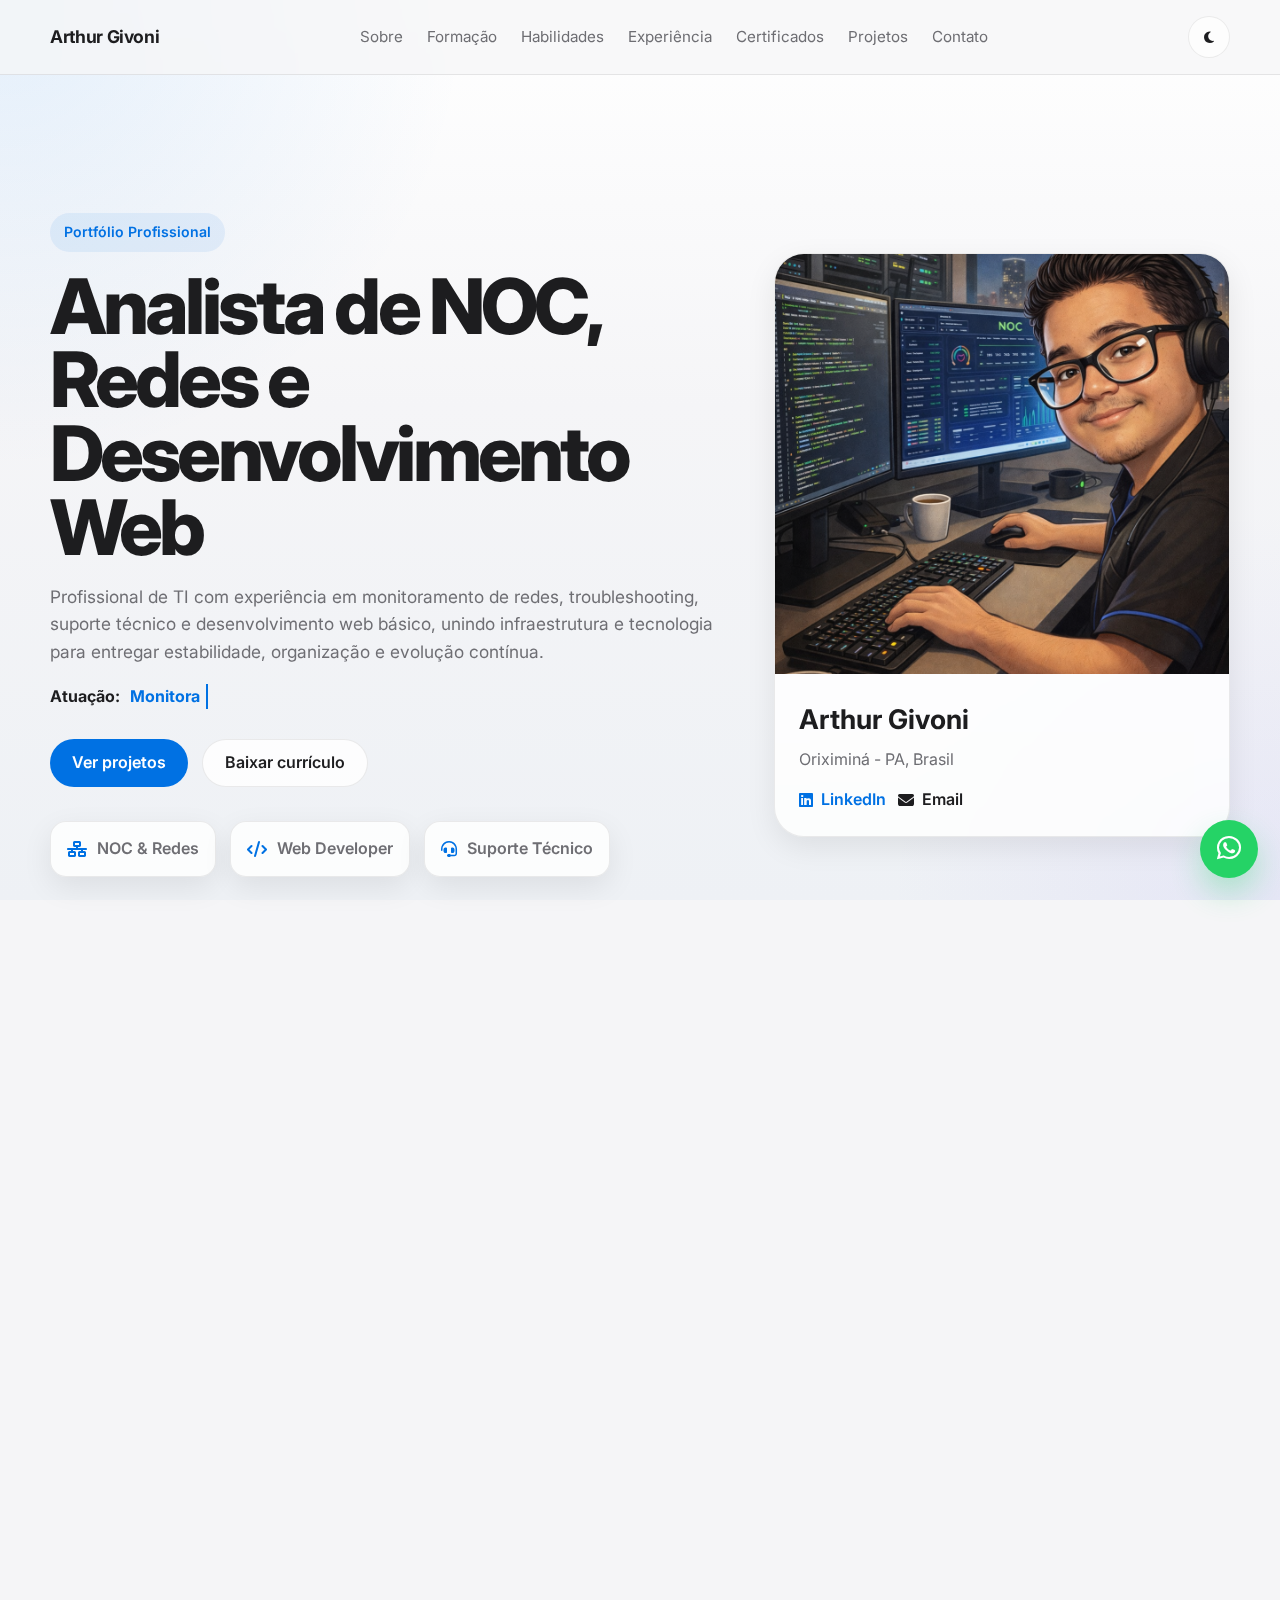
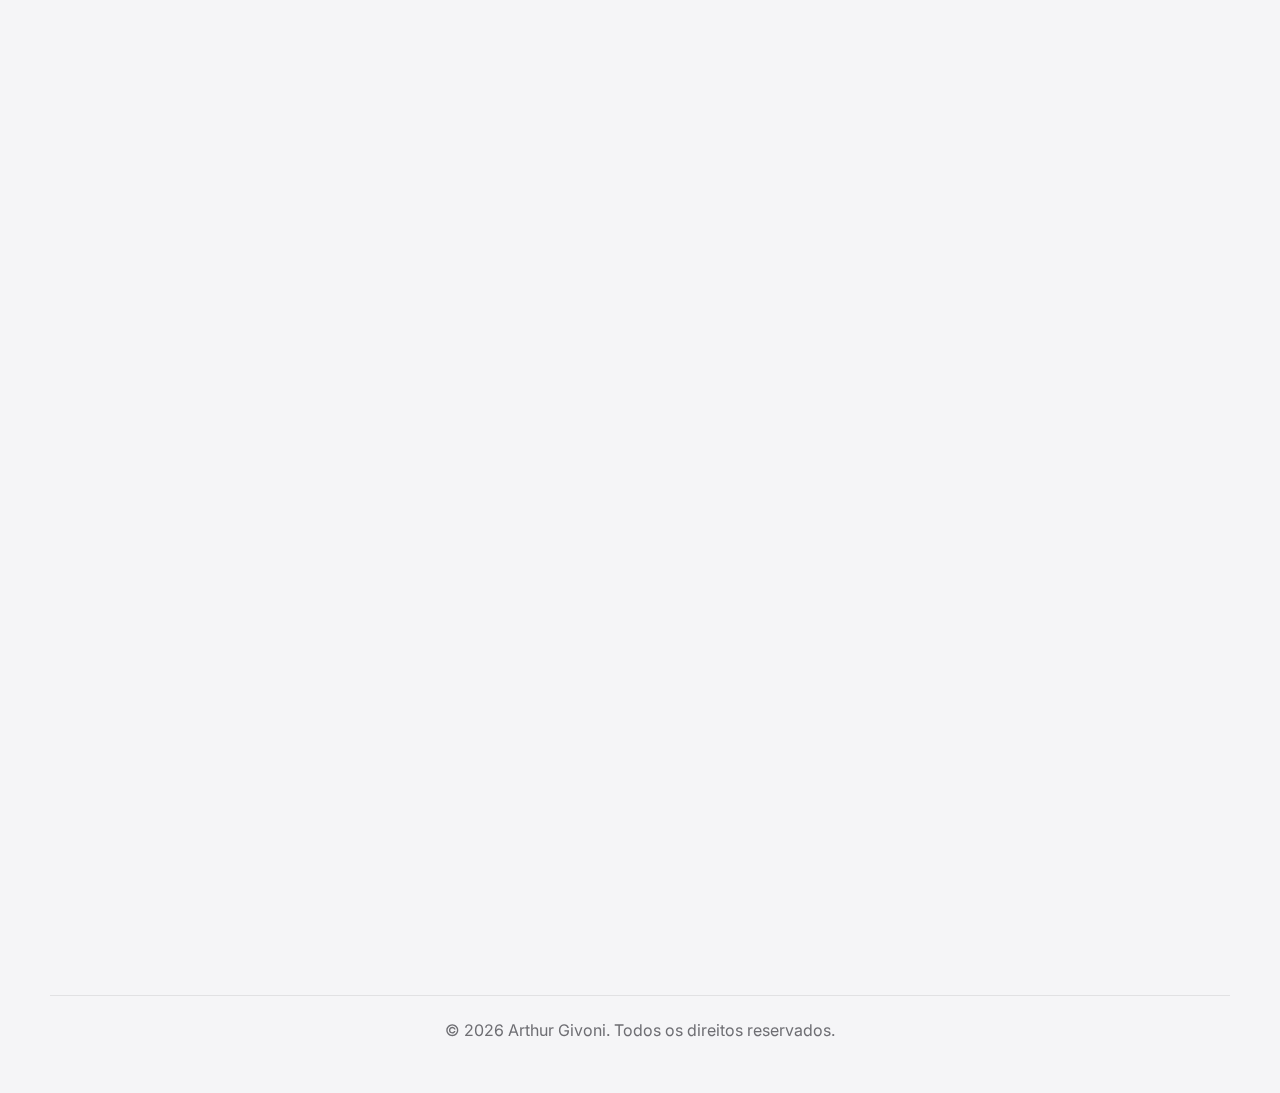
<file: index.html>
<!DOCTYPE html>
<html lang="pt-BR">
<head>
  <meta charset="UTF-8" />
  <meta name="viewport" content="width=device-width, initial-scale=1.0" />
  <title>Arthur Givoni | Portfólio</title>
  <meta
    name="description"
    content="Portfólio profissional de Arthur Givoni - Analista de NOC, Redes e Desenvolvimento Web."
  />
  <link rel="preconnect" href="https://fonts.googleapis.com" />
  <link rel="preconnect" href="https://fonts.gstatic.com" crossorigin />
  <link
    href="https://fonts.googleapis.com/css2?family=Inter:wght@400;500;600;700;800&display=swap"
    rel="stylesheet"
  />
  <link
    rel="stylesheet"
    href="https://cdnjs.cloudflare.com/ajax/libs/font-awesome/6.5.2/css/all.min.css"
  />
  <link rel="stylesheet" href="style.css" />
</head>
<body>
  <div class="bg-gradient"></div>

  <header class="header" id="header">
    <div class="container nav-wrap">
      <a href="#inicio" class="brand">Arthur Givoni</a>

      <nav class="nav" id="nav">
        <a href="#sobre">Sobre</a>
        <a href="#formacao">Formação</a>
        <a href="#habilidades">Habilidades</a>
        <a href="#experiencia">Experiência</a>
        <a href="#certificados">Certificados</a>
        <a href="#projetos">Projetos</a>
        <a href="#contato">Contato</a>
      </nav>

      <div class="nav-actions">
        <button class="theme-btn" id="themeBtn" aria-label="Alternar tema">
          <i class="fa-solid fa-moon"></i>
        </button>

        <button class="menu-btn" id="menuBtn" aria-label="Abrir menu">
          <i class="fa-solid fa-bars"></i>
        </button>
      </div>
    </div>
  </header>

  <main>
    <section class="hero" id="inicio">
      <div class="container hero-grid reveal">
        <div class="hero-text-side">
          <span class="section-tag">Portfólio Profissional</span>
          <h1>Analista de NOC, Redes e Desenvolvimento Web</h1>

          <p class="hero-description">
            Profissional de TI com experiência em monitoramento de redes,
            troubleshooting, suporte técnico e desenvolvimento web básico,
            unindo infraestrutura e tecnologia para entregar estabilidade,
            organização e evolução contínua.
          </p>

          <div class="typing-wrap">
            <span class="typing-label">Atuação:</span>
            <span id="typingText" class="typing-text"></span>
          </div>

          <div class="hero-buttons">
            <a href="#projetos" class="btn btn-primary">Ver projetos</a>
            <a href="curriculo.pdf" class="btn btn-secondary" download>
              Baixar currículo
            </a>
          </div>

          <div class="hero-info">
            <div class="info-box">
              <i class="fa-solid fa-network-wired"></i>
              <span>NOC & Redes</span>
            </div>
            <div class="info-box">
              <i class="fa-solid fa-code"></i>
              <span>Web Developer</span>
            </div>
            <div class="info-box">
              <i class="fa-solid fa-headset"></i>
              <span>Suporte Técnico</span>
            </div>
          </div>
        </div>

        <div class="hero-image-side">
          <div class="profile-card glow-card">
            <img src="estudarr.png" alt="Foto de Arthur Givoni" class="profile-image" />
            <div class="profile-content">
              <h2>Arthur Givoni</h2>
              <p>Oriximiná - PA, Brasil</p>

              <div class="profile-actions">
                <a
                  href="https://www.linkedin.com/in/arthur-givoni-marinho-737392397"
                  target="_blank"
                  rel="noopener noreferrer"
                  class="profile-link"
                >
                  <i class="fa-brands fa-linkedin"></i> LinkedIn
                </a>

                <a href="mailto:arthurgivoni0@gmail.com" class="profile-link secondary-link">
                  <i class="fa-solid fa-envelope"></i> Email
                </a>
              </div>
            </div>
          </div>
        </div>
      </div>
    </section>

    <section class="section reveal" id="sobre">
      <div class="container narrow">
        <span class="section-tag">Sobre</span>
        <h2>Perfil profissional</h2>
        <p>
          Sou um profissional de Tecnologia da Informação com experiência em
          monitoramento de links, análise de falhas de conectividade, suporte a
          usuários e configuração de equipamentos em ambiente de provedor de internet.
        </p>
        <p>
          Tenho perfil proativo, organizado e focado em resolução de problemas,
          com interesse em crescimento na área de NOC, infraestrutura e desenvolvimento web.
        </p>
      </div>
    </section>

    <section class="section reveal" id="formacao">
      <div class="container">
        <span class="section-tag">Formação Acadêmica</span>
        <h2>Base técnica e evolução constante</h2>

        <div class="grid two">
          <article class="card glow-card">
            <div class="card-icon">
              <i class="fa-solid fa-graduation-cap"></i>
            </div>
            <h3>Técnico em Redes de Computadores</h3>
            <p class="card-subtitle">EETEPA • Conclusão em 2024</p>
            <p>
              Formação com foco em infraestrutura de redes, configuração de
              equipamentos e fundamentos de conectividade.
            </p>
          </article>

          <article class="card glow-card">
            <div class="card-icon">
              <i class="fa-solid fa-laptop-code"></i>
            </div>
            <h3>Bacharelado em Engenharia de Software</h3>
            <p class="card-subtitle">Cursando • 1º semestre</p>
            <p>
              Formação voltada para desenvolvimento de sistemas, lógica de
              programação e fundamentos de engenharia de software.
            </p>
          </article>
        </div>
      </div>
    </section>

    <section class="section reveal" id="habilidades">
      <div class="container">
        <span class="section-tag">Habilidades</span>
        <h2>Competências principais</h2>

        <div class="skills-tabs">
          <button class="tab-btn active" data-tab="tecnicas">Técnicas</button>
          <button class="tab-btn" data-tab="suporte">Suporte</button>
          <button class="tab-btn" data-tab="dev">Desenvolvimento</button>
        </div>

        <div class="skills-panel active" id="tecnicas">
          <div class="skills-list">
            <div class="skill-item">
              <div class="skill-head">
                <span>Monitoramento e operação de redes (NOC)</span>
                <span>90%</span>
              </div>
              <div class="skill-bar"><span data-width="90%"></span></div>
            </div>

            <div class="skill-item">
              <div class="skill-head">
                <span>Análise e resolução de incidentes</span>
                <span>88%</span>
              </div>
              <div class="skill-bar"><span data-width="88%"></span></div>
            </div>

            <div class="skill-item">
              <div class="skill-head">
                <span>Configuração de roteadores e ONTs</span>
                <span>85%</span>
              </div>
              <div class="skill-bar"><span data-width="85%"></span></div>
            </div>
          </div>
        </div>

        <div class="skills-panel" id="suporte">
          <div class="skills-list">
            <div class="skill-item">
              <div class="skill-head">
                <span>Suporte técnico remoto e presencial</span>
                <span>87%</span>
              </div>
              <div class="skill-bar"><span data-width="87%"></span></div>
            </div>

            <div class="skill-item">
              <div class="skill-head">
                <span>Gestão e acompanhamento de chamados</span>
                <span>82%</span>
              </div>
              <div class="skill-bar"><span data-width="82%"></span></div>
            </div>
          </div>
        </div>

        <div class="skills-panel" id="dev">
          <div class="skills-list">
            <div class="skill-item">
              <div class="skill-head">
                <span>HTML, CSS e JavaScript</span>
                <span>72%</span>
              </div>
              <div class="skill-bar"><span data-width="72%"></span></div>
            </div>

            <div class="skill-item">
              <div class="skill-head">
                <span>Lógica de programação</span>
                <span>75%</span>
              </div>
              <div class="skill-bar"><span data-width="75%"></span></div>
            </div>
          </div>
        </div>
      </div>
    </section>

    <section class="section reveal" id="experiencia">
      <div class="container">
        <span class="section-tag">Experiência Profissional</span>
        <h2>Atuação real na área de TI</h2>

        <div class="timeline">
          <article class="timeline-item featured-timeline">
            <div class="timeline-dot"></div>
            <div class="timeline-card glow-card">
              <div class="timeline-top">
                <p class="timeline-date">08/2025 — Atual</p>
                <span class="current-badge">Atual</span>
              </div>

              <h3>Analista de NOC (Júnior)</h3>
              <p class="card-subtitle">Orixinet</p>

              <p>
                Atuação no monitoramento proativo de redes e infraestrutura,
                diagnóstico de falhas e suporte técnico a usuários, contribuindo
                para a estabilidade e disponibilidade dos serviços.
              </p>

              <ul class="timeline-list">
                <li>Monitoramento proativo de redes e infraestrutura</li>
                <li>Diagnóstico e troubleshooting de falhas de conectividade</li>
                <li>Atendimento e suporte técnico a usuários</li>
                <li>Gestão e acompanhamento de chamados técnicos</li>
                <li>Configuração e suporte a roteadores e ONTs</li>
                <li>Apoio na estabilidade e desempenho dos serviços</li>
              </ul>
            </div>
          </article>
        </div>
      </div>
    </section>

    <section class="section reveal" id="certificados">
      <div class="container">
        <span class="section-tag">Certificados</span>
        <h2>Cursos e estudos complementares</h2>

        <div class="grid three">
          <article class="card glow-card">
            <div class="card-icon">
              <i class="fa-solid fa-certificate"></i>
            </div>
            <h3>Redes de Computadores</h3>
            <p class="card-subtitle">Curso complementar</p>
            <p>
              Estudos voltados para fundamentos de redes, conectividade e operação
              de infraestrutura.
            </p>
          </article>

          <article class="card glow-card">
            <div class="card-icon">
              <i class="fa-solid fa-screwdriver-wrench"></i>
            </div>
            <h3>Suporte Técnico</h3>
            <p class="card-subtitle">Curso complementar</p>
            <p>
              Capacitação em atendimento a usuários, resolução de problemas e
              práticas de suporte técnico.
            </p>
          </article>

          <article class="card glow-card">
            <div class="card-icon">
              <i class="fa-solid fa-globe"></i>
            </div>
            <h3>Desenvolvimento Web</h3>
            <p class="card-subtitle">Estudos em HTML, CSS e JavaScript</p>
            <p>
              Aprimoramento em estruturação de páginas, estilização e interações
              para projetos web.
            </p>
          </article>
        </div>
      </div>
    </section>

    <section class="section reveal" id="projetos">
      <div class="container">
        <div class="section-header">
          <div>
            <span class="section-tag">Projetos</span>
            <h2>Projetos e áreas de atuação</h2>
          </div>
          <p class="section-header-text">
            Trabalhos organizados para mostrar minhas competências em web, sistemas e infraestrutura.
          </p>
        </div>

        <div class="grid three">
          <article class="card project-card no-image-card glow-card">
            <div class="project-content only-text">
              <span class="project-badge">Web</span>
              <h3>Website Institucional</h3>
              <p>
                Desenvolvimento de site moderno e responsivo com foco em estrutura
                visual, navegação intuitiva e apresentação profissional.
              </p>
              <small>HTML • CSS • JavaScript</small>
            </div>
          </article>

          <article class="card project-card no-image-card glow-card">
            <div class="project-content only-text">
              <span class="project-badge">Sistema</span>
              <h3>Sistema de Login</h3>
              <p>
                Projeto com autenticação e área administrativa, voltado à prática
                de lógica de programação e organização de interface.
              </p>
              <small>HTML • CSS • JavaScript</small>
            </div>
          </article>

          <article class="card project-card no-image-card glow-card">
            <div class="project-content only-text">
              <span class="project-badge">Infraestrutura</span>
              <h3>Monitoramento e Suporte</h3>
              <p>
                Atuação prática em monitoramento de links, análise de incidentes e
                suporte a equipamentos de rede em ambiente de provedor.
              </p>
              <small>NOC • Redes • Suporte Técnico</small>
            </div>
          </article>
        </div>
      </div>
    </section>

    <section class="section stats reveal">
      <div class="container stats-grid">
        <div class="stat-box glow-card">
          <h3 class="counter" data-target="1">0</h3>
          <p>Experiência profissional principal</p>
        </div>
        <div class="stat-box glow-card">
          <h3 class="counter" data-target="6">0</h3>
          <p>Competências em destaque</p>
        </div>
        <div class="stat-box glow-card">
          <h3 class="counter" data-target="3">0</h3>
          <p>Áreas complementares de estudo</p>
        </div>
      </div>
    </section>

    <section class="section reveal" id="contato">
      <div class="container narrow">
        <span class="section-tag">Contato</span>
        <h2>Vamos conversar</h2>
        <p>
          Estou disponível para oportunidades na área de NOC, infraestrutura,
          suporte técnico e desenvolvimento web.
        </p>

        <div class="contact-grid">
          <a href="mailto:arthurgivoni0@gmail.com" class="contact-item glow-card">
            <i class="fa-solid fa-envelope"></i>
            <div>
              <strong>Email</strong>
              <span>arthurgivoni0@gmail.com</span>
            </div>
          </a>

          <a href="tel:+5593992166397" class="contact-item glow-card">
            <i class="fa-solid fa-phone"></i>
            <div>
              <strong>Telefone</strong>
              <span>(93) 99216-6397</span>
            </div>
          </a>

          <a
            href="https://www.linkedin.com/in/arthur-givoni-marinho-737392397"
            target="_blank"
            rel="noopener noreferrer"
            class="contact-item glow-card"
          >
            <i class="fa-brands fa-linkedin"></i>
            <div>
              <strong>LinkedIn</strong>
              <span>Ver perfil profissional</span>
            </div>
          </a>

          <div class="contact-item glow-card">
            <i class="fa-solid fa-location-dot"></i>
            <div>
              <strong>Localização</strong>
              <span>Oriximiná - PA, Brasil</span>
            </div>
          </div>
        </div>

        <div class="contact-cta">
          <a href="mailto:arthurgivoni0@gmail.com" class="btn btn-primary">
            Entrar em contato agora
          </a>
        </div>
      </div>
    </section>
  </main>

  <a
    href="https://wa.me/5593992166397"
    target="_blank"
    rel="noopener noreferrer"
    class="whatsapp-float"
    aria-label="Falar no WhatsApp"
  >
    <i class="fa-brands fa-whatsapp"></i>
  </a>

  <footer class="footer">
    <div class="container footer-wrap">
      <p>© 2026 Arthur Givoni. Todos os direitos reservados.</p>
    </div>
  </footer>

  <script src="script.js"></script>
</body>
</html>
</file>
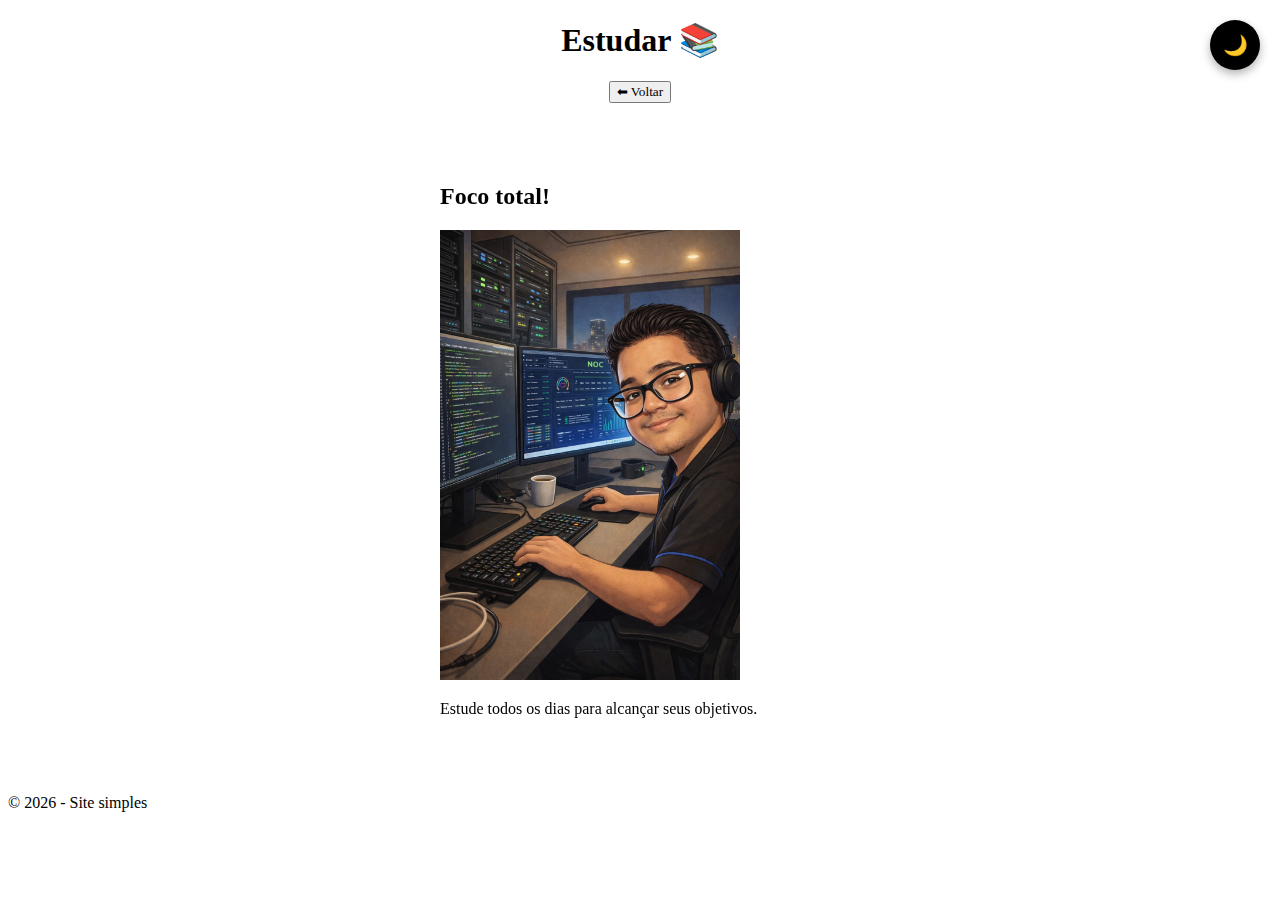
<file: Estudar.html>
<!DOCTYPE html>
<html lang="pt-BR">
<head>
    <meta charset="UTF-8">
    <meta name="viewport" content="width=device-width, initial-scale=1.0">
    <title>Estudar - Metas do Arthur</title>
    <link rel="stylesheet" href="main.css">
</head>
<body class="light-theme">

<header>
    <h1>Estudar 📚</h1>
    <button class="btn">🌙</button>
    <a href="index.html"><button>⬅ Voltar</button></a>
</header>

<main>
    <section>
        <h2>Foco total!</h2>

        <img src="estudar.png" alt="Estudando" width="300">

        <p>Estude todos os dias para alcançar seus objetivos.</p>

    </section>
</main>
 <footer>
        <p>© 2026 - Site simples</p>
    </footer>

<script src="app.js"></script>


</body>
</html>
</file>
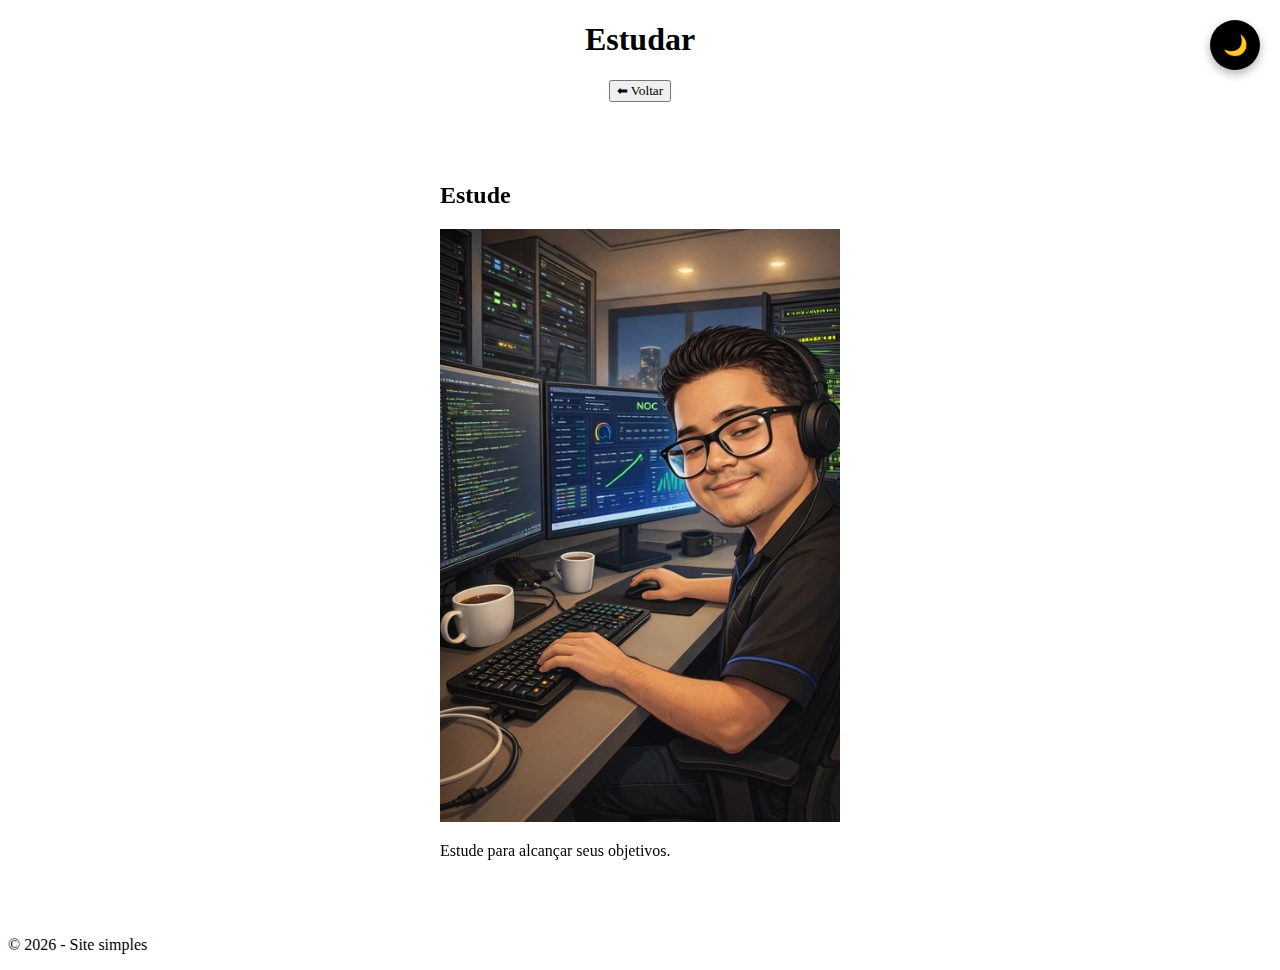
<file: estudar.html>
<!DOCTYPE html>
<html lang="pt-BR">
<head>
    <meta charset="UTF-8">
    <meta name="viewport" content="width=device-width, initial-scale=1.0">
    <title>Estudar - Metas do Arthur</title>
    <link rel="stylesheet" href="main.css">
</head>
<body class="light-theme">

<header>
    <h1>Estudar</h1>
    <button class="btn">🌙</button>
    <a href="index.html"><button>⬅ Voltar</button></a>
</header>

<main>
    <section>
        <h2>Estude</h2>
        
  <video width="100%" autoplay muted loop playsinline>
    <source src="estudare.mp4" type="video/mp4">
</video>



        <p>Estude para alcançar seus objetivos.</p>

    </section>
</main>
 <footer>
        <p>© 2026 - Site simples</p>
    </footer>

<script src="app.js"></script>


</body>
</html>
</file>
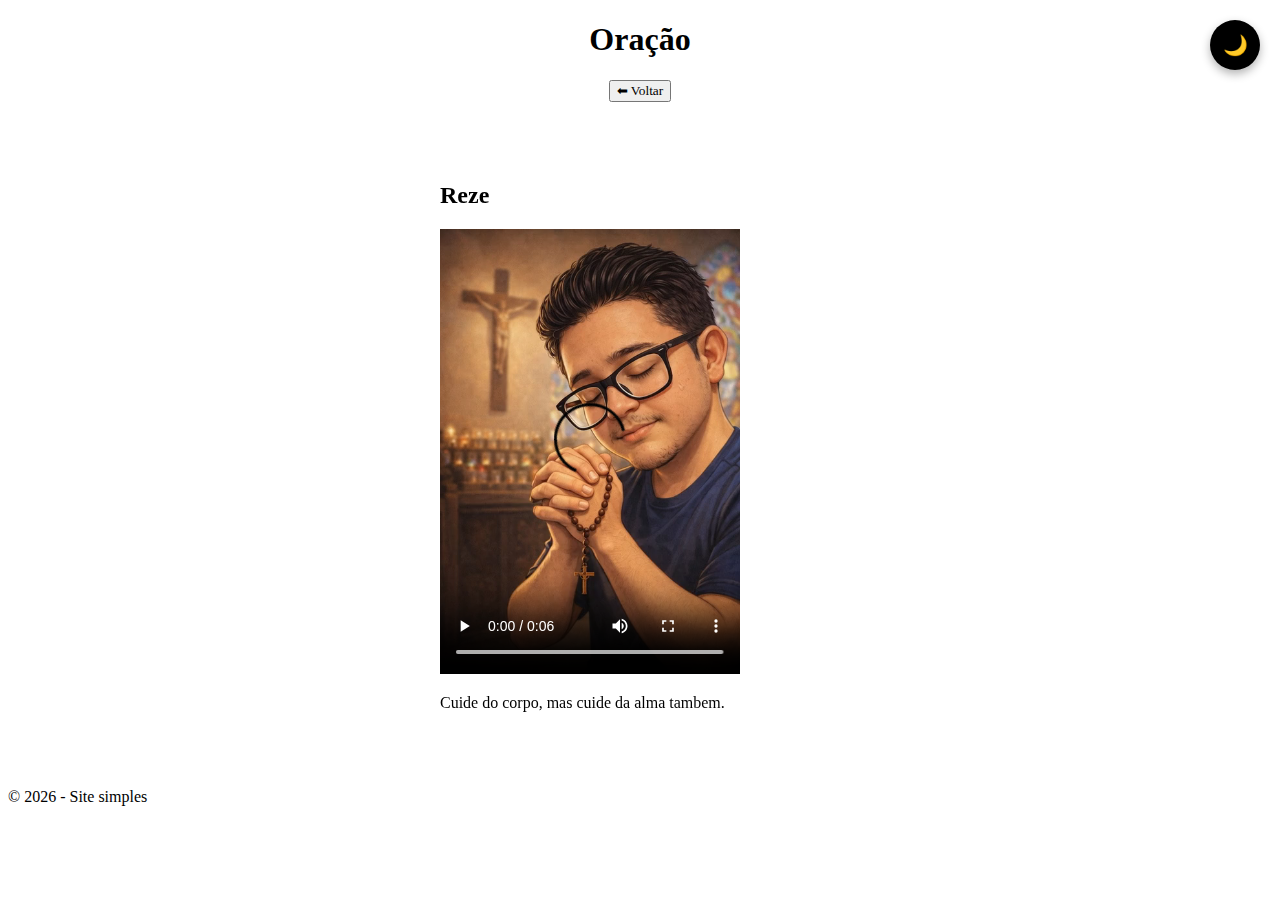
<file: rezar.html>
<!DOCTYPE html>
<html lang="pt-BR">
<head>
    <meta charset="UTF-8">
    <meta name="viewport" content="width=device-width, initial-scale=1.0">
    <title>Estudar - Metas do Arthur</title>
    <link rel="stylesheet" href="main.css">
</head>
<body class="light-theme">

<header>
    <h1>Oração</h1>
    <button class="btn">🌙</button>
    <a href="index.html"><button>⬅ Voltar</button></a>
</header>

<main>
    <section>
        <h2>Reze</h2>

       <video controls width="300">
    <source src="rezare.mp4" type="video/mp4">
</video>
        <p>Cuide do corpo, mas cuide da alma tambem.</p>

    </section>
</main>
 <footer>
        <p>© 2026 - Site simples</p>
    </footer>

<script src="app.js"></script>


</body>
</html>
</file>
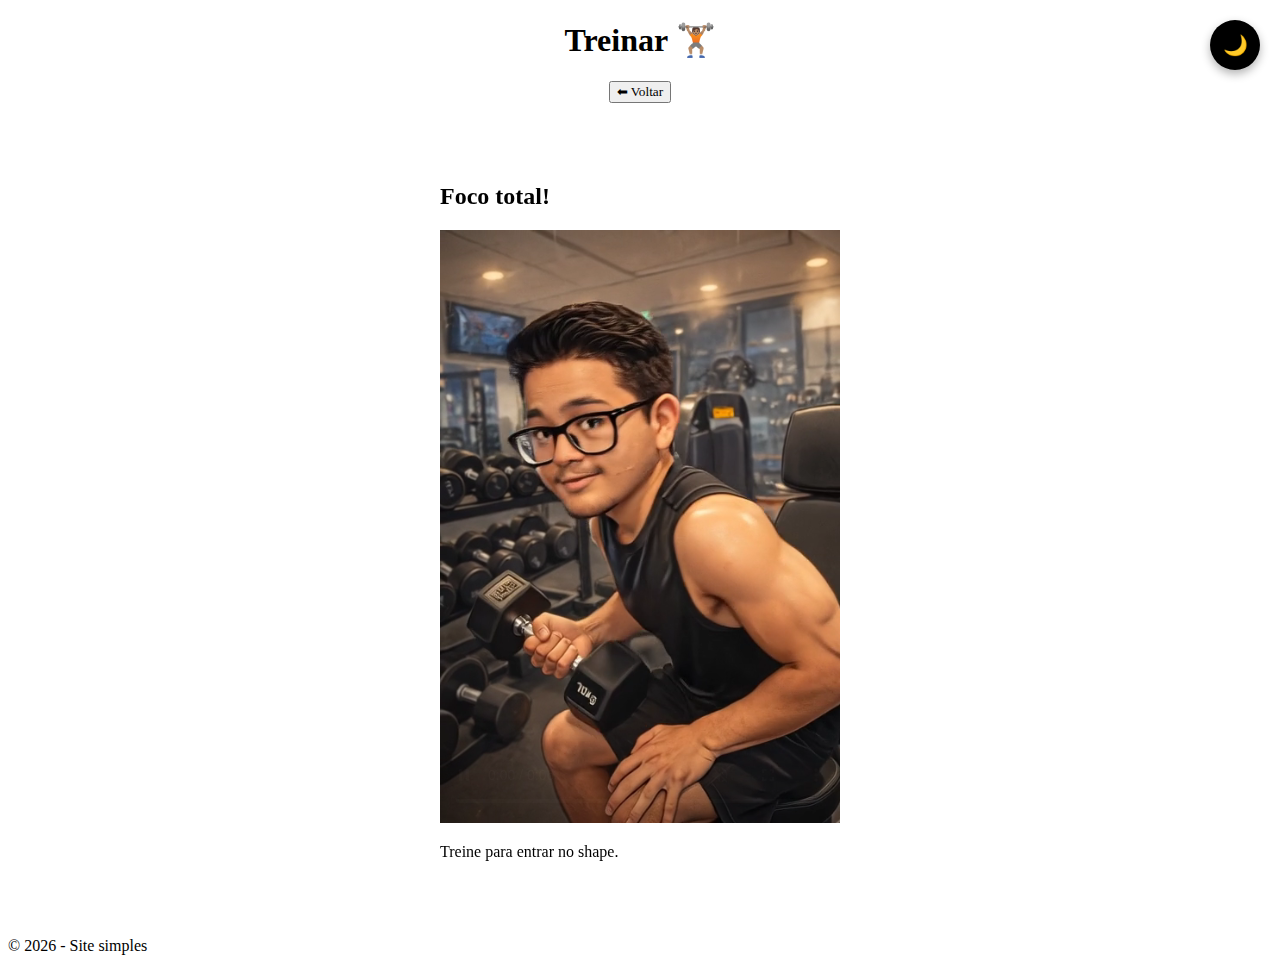
<file: treinar.html>
<!DOCTYPE html>
<html lang="pt-BR">
<head>
    <meta charset="UTF-8">
    <meta name="viewport" content="width=device-width, initial-scale=1.0">
    <title>Estudar - Metas do Arthur</title>
    <link rel="stylesheet" href="main.css">
</head>
<body class="light-theme">

<header>
    <h1>Treinar 🏋🏽</h1>
    <button class="btn">🌙</button>
    <a href="index.html"><button>⬅ Voltar</button></a>
</header>

<main>
    <section>
        <h2>Foco total!</h2>
        
     <video width="400" controls autoplay muted>
    <source src="treinare.mp4" type="video/mp4">
</video>
        <p>Treine para entrar no shape.</p>

    </section>
</main>
 <footer>
        <p>© 2026 - Site simples</p>
    </footer>

<script src="app.js"></script>


</body>
</html>
</file>
<file: style.css>
:root {
  --bg: #f5f5f7;
  --bg-secondary: rgba(255, 255, 255, 0.82);
  --text: #1d1d1f;
  --muted: #6e6e73;
  --line: rgba(0, 0, 0, 0.08);
  --primary: #0071e3;
  --primary-dark: #0058b0;
  --shadow: 0 10px 30px rgba(0, 0, 0, 0.08);
  --shadow-hover: 0 18px 38px rgba(0, 0, 0, 0.12);
  --glow: 0 0 0 rgba(0, 113, 227, 0);
  --radius-xl: 28px;
  --radius-lg: 22px;
  --radius-md: 16px;
  --radius-sm: 12px;
  --max-width: 1180px;
}

body.dark {
  --bg: #0b1020;
  --bg-secondary: rgba(18, 24, 42, 0.82);
  --text: #f5f7ff;
  --muted: #a8b0c3;
  --line: rgba(255, 255, 255, 0.08);
  --primary: #4da3ff;
  --primary-dark: #2e87e7;
  --shadow: 0 10px 30px rgba(0, 0, 0, 0.35);
  --shadow-hover: 0 18px 38px rgba(0, 0, 0, 0.45);
  --glow: 0 0 30px rgba(77, 163, 255, 0.14);
}

* {
  margin: 0;
  padding: 0;
  box-sizing: border-box;
}

html {
  scroll-behavior: smooth;
}

body {
  font-family: "Inter", sans-serif;
  background: var(--bg);
  color: var(--text);
  line-height: 1.6;
  overflow-x: hidden;
  transition: background 0.3s ease, color 0.3s ease;
}

a {
  color: inherit;
  text-decoration: none;
}

img {
  max-width: 100%;
  display: block;
}

.bg-gradient {
  position: fixed;
  inset: 0;
  background:
    radial-gradient(circle at top left, rgba(0, 113, 227, 0.10), transparent 30%),
    radial-gradient(circle at bottom right, rgba(123, 97, 255, 0.08), transparent 25%),
    linear-gradient(180deg, #ffffff 0%, #f5f5f7 45%, #eef1f5 100%);
  z-index: -2;
}

body.dark .bg-gradient {
  background:
    radial-gradient(circle at top left, rgba(77, 163, 255, 0.14), transparent 28%),
    radial-gradient(circle at bottom right, rgba(123, 97, 255, 0.10), transparent 25%),
    linear-gradient(180deg, #0b1020 0%, #0f162b 45%, #121b33 100%);
}

.container {
  width: min(100% - 32px, var(--max-width));
  margin: 0 auto;
}

.narrow {
  max-width: 820px;
}

.header {
  position: sticky;
  top: 0;
  z-index: 1000;
  backdrop-filter: blur(18px);
  background: color-mix(in srgb, var(--bg) 75%, transparent);
  border-bottom: 1px solid var(--line);
}

.nav-wrap {
  display: flex;
  align-items: center;
  justify-content: space-between;
  min-height: 74px;
  gap: 20px;
}

.brand {
  font-size: 1.1rem;
  font-weight: 700;
  letter-spacing: -0.02em;
}

.nav {
  display: flex;
  align-items: center;
  gap: 24px;
}

.nav a {
  font-size: 0.95rem;
  color: var(--muted);
  transition: 0.25s ease;
}

.nav a:hover {
  color: var(--text);
}

.nav-actions {
  display: flex;
  align-items: center;
  gap: 10px;
}

.theme-btn,
.menu-btn {
  width: 42px;
  height: 42px;
  border-radius: 50%;
  border: 1px solid var(--line);
  background: var(--bg-secondary);
  color: var(--text);
  cursor: pointer;
  transition: 0.25s ease;
}

.theme-btn:hover,
.menu-btn:hover {
  transform: translateY(-1px);
}

.menu-btn {
  display: none;
}

.hero {
  min-height: 100vh;
  display: grid;
  place-items: center;
  padding: 110px 0 70px;
}

.hero-grid {
  display: grid;
  grid-template-columns: 1.2fr 0.8fr;
  gap: 40px;
  align-items: center;
}

.section-tag {
  display: inline-block;
  padding: 8px 14px;
  border-radius: 999px;
  background: rgba(0, 113, 227, 0.08);
  color: var(--primary);
  font-size: 0.88rem;
  font-weight: 600;
  margin-bottom: 18px;
}

.hero-text-side h1 {
  font-size: clamp(2.6rem, 6vw, 5.4rem);
  line-height: 0.96;
  letter-spacing: -0.05em;
  font-weight: 800;
  margin-bottom: 18px;
}

.hero-description {
  max-width: 700px;
  color: var(--muted);
  font-size: 1.08rem;
}

.typing-wrap {
  margin-top: 18px;
  display: flex;
  align-items: center;
  gap: 10px;
  flex-wrap: wrap;
}

.typing-label {
  font-weight: 700;
  color: var(--text);
}

.typing-text {
  color: var(--primary);
  font-weight: 700;
  border-right: 2px solid var(--primary);
  padding-right: 6px;
  white-space: nowrap;
  animation: blinkCursor 0.8s infinite;
}

@keyframes blinkCursor {
  0%, 50% { border-color: var(--primary); }
  51%, 100% { border-color: transparent; }
}

.hero-buttons {
  display: flex;
  gap: 14px;
  flex-wrap: wrap;
  margin-top: 30px;
}

.btn {
  display: inline-flex;
  align-items: center;
  justify-content: center;
  min-height: 48px;
  padding: 0 22px;
  border-radius: 999px;
  font-weight: 600;
  transition: 0.25s ease;
}

.btn-primary {
  background: var(--primary);
  color: #fff;
}

.btn-primary:hover {
  background: var(--primary-dark);
  transform: translateY(-1px);
}

.btn-secondary {
  border: 1px solid var(--line);
  background: var(--bg-secondary);
}

.btn-secondary:hover {
  transform: translateY(-1px);
}

.hero-info {
  margin-top: 34px;
  display: flex;
  flex-wrap: wrap;
  gap: 14px;
}

.info-box {
  display: inline-flex;
  align-items: center;
  gap: 10px;
  padding: 14px 16px;
  border-radius: var(--radius-md);
  background: var(--bg-secondary);
  border: 1px solid var(--line);
  box-shadow: var(--shadow);
  color: var(--muted);
  font-weight: 600;
}

.info-box i {
  color: var(--primary);
}

.profile-card {
  background: var(--bg-secondary);
  border: 1px solid var(--line);
  backdrop-filter: blur(16px);
  border-radius: 30px;
  overflow: hidden;
  box-shadow: var(--shadow);
  transition: transform 0.3s ease, box-shadow 0.3s ease;
}

.profile-card:hover {
  transform: translateY(-6px);
  box-shadow: var(--shadow-hover), var(--glow);
}

.profile-image {
  width: 100%;
  height: 420px;
  object-fit: cover;
}

.profile-content {
  padding: 24px;
}

.profile-content h2 {
  font-size: 1.7rem;
  margin-bottom: 6px;
}

.profile-content p {
  color: var(--muted);
  margin-bottom: 14px;
}

.profile-actions {
  display: flex;
  gap: 12px;
  flex-wrap: wrap;
}

.profile-link {
  display: inline-flex;
  align-items: center;
  gap: 8px;
  color: var(--primary);
  font-weight: 600;
}

.secondary-link {
  color: var(--text);
}

.section {
  padding: 90px 0;
}

.section h2 {
  font-size: clamp(2rem, 4vw, 3.2rem);
  line-height: 1.05;
  letter-spacing: -0.04em;
  margin-bottom: 18px;
}

.section p {
  color: var(--muted);
  font-size: 1.02rem;
}

.section p + p {
  margin-top: 16px;
}

.section-header {
  display: flex;
  align-items: end;
  justify-content: space-between;
  gap: 24px;
  margin-bottom: 28px;
}

.section-header-text {
  max-width: 380px;
  text-align: right;
}

.grid {
  display: grid;
  gap: 22px;
}

.grid.two {
  grid-template-columns: repeat(2, minmax(0, 1fr));
}

.grid.three {
  grid-template-columns: repeat(3, minmax(0, 1fr));
}

.card {
  background: var(--bg-secondary);
  border: 1px solid var(--line);
  backdrop-filter: blur(18px);
  border-radius: var(--radius-xl);
  padding: 26px;
  box-shadow: var(--shadow);
  transition: transform 0.3s ease, box-shadow 0.3s ease;
}

.glow-card:hover,
.card:hover {
  transform: translateY(-6px);
  box-shadow: var(--shadow-hover), var(--glow);
}

.card-icon {
  width: 52px;
  height: 52px;
  border-radius: 14px;
  display: grid;
  place-items: center;
  background: rgba(0, 113, 227, 0.08);
  color: var(--primary);
  font-size: 1.2rem;
  margin-bottom: 16px;
}

.card h3,
.timeline-card h3 {
  font-size: 1.25rem;
  margin-bottom: 8px;
}

.card-subtitle {
  font-size: 0.95rem;
  color: var(--muted);
  margin-bottom: 12px;
}

.skills-tabs {
  display: flex;
  gap: 12px;
  flex-wrap: wrap;
  margin: 26px 0 18px;
}

.tab-btn {
  border: 1px solid var(--line);
  background: var(--bg-secondary);
  color: var(--muted);
  padding: 10px 16px;
  border-radius: 999px;
  font-weight: 600;
  cursor: pointer;
  transition: 0.25s ease;
}

.tab-btn.active,
.tab-btn:hover {
  background: var(--primary);
  color: white;
  border-color: var(--primary);
}

.skills-panel {
  display: none;
}

.skills-panel.active {
  display: block;
}

.skills-list {
  max-width: 860px;
  margin: 0 auto;
  display: grid;
  gap: 18px;
}

.skill-item {
  padding: 20px 22px;
  border-radius: var(--radius-lg);
  background: var(--bg-secondary);
  border: 1px solid var(--line);
  box-shadow: var(--shadow);
}

.skill-head {
  display: flex;
  justify-content: space-between;
  gap: 14px;
  margin-bottom: 10px;
  font-weight: 600;
}

.skill-bar {
  width: 100%;
  height: 10px;
  background: rgba(0, 0, 0, 0.08);
  border-radius: 999px;
  overflow: hidden;
}

body.dark .skill-bar {
  background: rgba(255, 255, 255, 0.08);
}

.skill-bar span {
  display: block;
  width: 0;
  height: 100%;
  border-radius: 999px;
  background: linear-gradient(90deg, var(--primary), #56a8ff);
  transition: width 1.4s ease;
}

.timeline {
  max-width: 900px;
  margin: 28px auto 0;
  position: relative;
}

.timeline::before {
  content: "";
  position: absolute;
  left: 14px;
  top: 0;
  bottom: 0;
  width: 2px;
  background: var(--line);
}

.timeline-item {
  position: relative;
  padding-left: 52px;
}

.timeline-dot {
  position: absolute;
  left: 5px;
  top: 18px;
  width: 18px;
  height: 18px;
  border-radius: 50%;
  background: var(--primary);
  box-shadow: 0 0 0 6px rgba(0, 113, 227, 0.12);
}

.timeline-card {
  background: var(--bg-secondary);
  border: 1px solid var(--line);
  border-radius: var(--radius-xl);
  padding: 26px;
  box-shadow: var(--shadow);
}

.timeline-top {
  display: flex;
  align-items: center;
  justify-content: space-between;
  gap: 14px;
  margin-bottom: 8px;
}

.timeline-date {
  color: var(--primary);
  font-weight: 700;
}

.current-badge {
  background: rgba(0, 113, 227, 0.1);
  color: var(--primary);
  font-size: 0.8rem;
  font-weight: 700;
  padding: 6px 10px;
  border-radius: 999px;
}

.timeline-list {
  margin-top: 16px;
  padding-left: 18px;
  color: var(--muted);
}

.timeline-list li + li {
  margin-top: 8px;
}

.project-card {
  min-height: 100%;
}

.no-image-card {
  display: flex;
}

.only-text {
  display: flex;
  flex-direction: column;
  justify-content: space-between;
  min-height: 240px;
}

.project-badge {
  display: inline-flex;
  padding: 7px 12px;
  border-radius: 999px;
  background: rgba(0, 113, 227, 0.08);
  color: var(--primary);
  font-size: 0.82rem;
  font-weight: 700;
  margin-bottom: 12px;
}

.project-content small {
  display: inline-block;
  margin-top: 16px;
  color: var(--muted);
  font-weight: 600;
}

.stats {
  padding-top: 20px;
}

.stats-grid {
  display: grid;
  grid-template-columns: repeat(3, minmax(0, 1fr));
  gap: 22px;
}

.stat-box {
  text-align: center;
  background: var(--bg-secondary);
  border: 1px solid var(--line);
  border-radius: var(--radius-xl);
  padding: 32px 24px;
  box-shadow: var(--shadow);
}

.stat-box h3 {
  font-size: clamp(2rem, 5vw, 3.8rem);
  line-height: 1;
  color: var(--primary);
  margin-bottom: 10px;
}

.contact-grid {
  margin-top: 28px;
  display: grid;
  gap: 14px;
}

.contact-item {
  display: flex;
  align-items: center;
  gap: 14px;
  padding: 18px 20px;
  border-radius: var(--radius-md);
  background: var(--bg-secondary);
  border: 1px solid var(--line);
  box-shadow: var(--shadow);
  font-weight: 600;
}

.contact-item i {
  color: var(--primary);
  width: 20px;
  text-align: center;
  font-size: 1.1rem;
}

.contact-item div {
  display: flex;
  flex-direction: column;
}

.contact-item strong {
  color: var(--text);
  font-size: 0.98rem;
}

.contact-item span {
  color: var(--muted);
  font-size: 0.95rem;
}

.contact-cta {
  margin-top: 22px;
  display: flex;
  justify-content: center;
}

.whatsapp-float {
  position: fixed;
  right: 22px;
  bottom: 22px;
  width: 58px;
  height: 58px;
  border-radius: 50%;
  display: grid;
  place-items: center;
  background: #25d366;
  color: white;
  font-size: 1.7rem;
  box-shadow: 0 15px 30px rgba(37, 211, 102, 0.3);
  z-index: 1200;
  transition: 0.25s ease;
}

.whatsapp-float:hover {
  transform: translateY(-4px) scale(1.04);
}

.footer {
  padding: 30px 0 50px;
}

.footer-wrap {
  border-top: 1px solid var(--line);
  padding-top: 22px;
  text-align: center;
  color: var(--muted);
}

.reveal {
  opacity: 0;
  transform: translateY(32px);
  transition: opacity 0.8s ease, transform 0.8s ease;
}

.reveal.visible {
  opacity: 1;
  transform: translateY(0);
}

@media (max-width: 980px) {
  .hero-grid,
  .grid.two,
  .grid.three,
  .stats-grid {
    grid-template-columns: 1fr;
  }

  .section-header {
    display: block;
  }

  .section-header-text {
    max-width: 100%;
    text-align: left;
    margin-top: 10px;
  }

  .hero-image-side {
    order: -1;
  }

  .nav {
    position: absolute;
    top: 74px;
    left: 16px;
    right: 16px;
    display: none;
    flex-direction: column;
    align-items: flex-start;
    gap: 16px;
    padding: 18px;
    border-radius: 18px;
    background: var(--bg-secondary);
    border: 1px solid var(--line);
    box-shadow: var(--shadow);
  }

  .nav.open {
    display: flex;
  }

  .menu-btn {
    display: inline-grid;
    place-items: center;
  }

  .profile-image {
    height: 360px;
  }
}

@media (max-width: 640px) {
  .section {
    padding: 74px 0;
  }

  .nav-wrap {
    min-height: 66px;
  }

  .hero {
    padding-top: 90px;
  }

  .hero-buttons,
  .hero-info,
  .profile-actions,
  .skills-tabs {
    flex-direction: column;
    align-items: stretch;
  }

  .timeline-item {
    padding-left: 40px;
  }

  .timeline::before {
    left: 10px;
  }

  .timeline-dot {
    left: 1px;
  }

  .skill-head,
  .timeline-top,
  .typing-wrap {
    flex-direction: column;
    align-items: flex-start;
  }

  .contact-item {
    align-items: flex-start;
  }

  .whatsapp-float {
    right: 16px;
    bottom: 16px;
    width: 54px;
    height: 54px;
  }
}
</file>
<file: main.css>
:root{
    --white: #ffffff;
    --black: #000000;
}

/* Tema claro */
.light-theme{
    --bg: var(--white);
    --fontColor: var(--black);
    --btnBg: var(--black);
    --btnFontColor: var(--white);
}

/* Tema escuro */
.dark-theme{
    --bg: var(--black);
    --fontColor: var(--white);
    --btnBg: var(--white);
    --btnFontColor: var(--black);
}

/* Global */
*{
    color: var(--fontColor);
    font-family: cursive;
    transition: all 0.3s ease;
}

body{
    background: var(--bg);
}

/* Layout */
header{
    text-align: center;
}

section{
    background: rgba(255,255,255,0.1);
    padding: 20px;
    border-radius: 15px;
    max-width: 400px;
    margin: 40px auto;
    backdrop-filter: blur(10px);
}

/* Lista */
li{
    list-style: none;
    margin: 10px 0;
    padding: 10px;
    border-radius: 8px;
    background: rgba(0,0,0,0.1);
}

/* Botão */
.btn {
    position: fixed;
    top: 20px;
    right: 20px;

    height: 50px;
    width: 50px;

    border-radius: 50%;
    border: none;

    cursor: pointer;

    color: var(--btnFontColor);
    background-color: var(--btnBg);

    font-size: 20px;

    box-shadow: 0 4px 10px rgba(0,0,0,0.3);
}
.input-area {
    display: flex;
    gap: 10px;
    margin-bottom: 15px;
}

input {
    flex: 1;
    padding: 10px;
    border-radius: 8px;
    border: none;
}

#addBtn {
    padding: 10px;
    border-radius: 8px;
    border: none;
    cursor: pointer;
}
</file>
